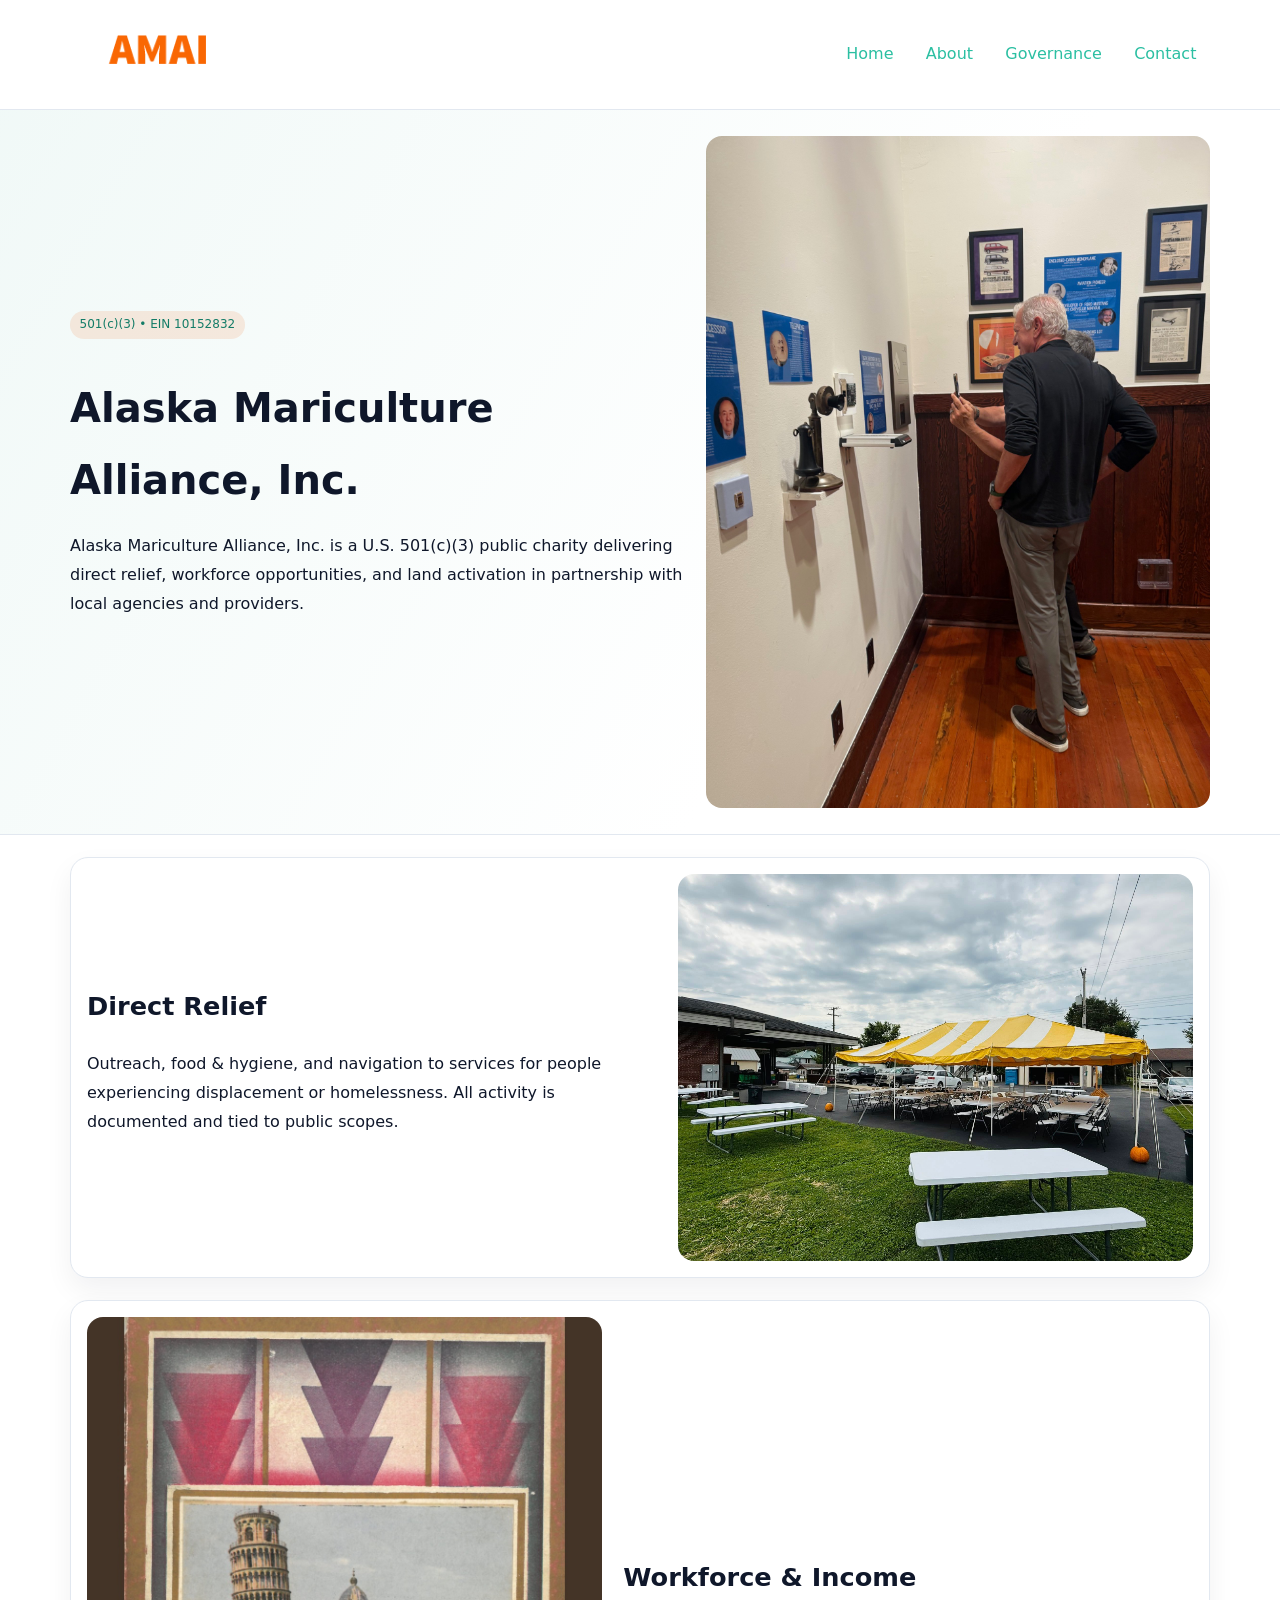
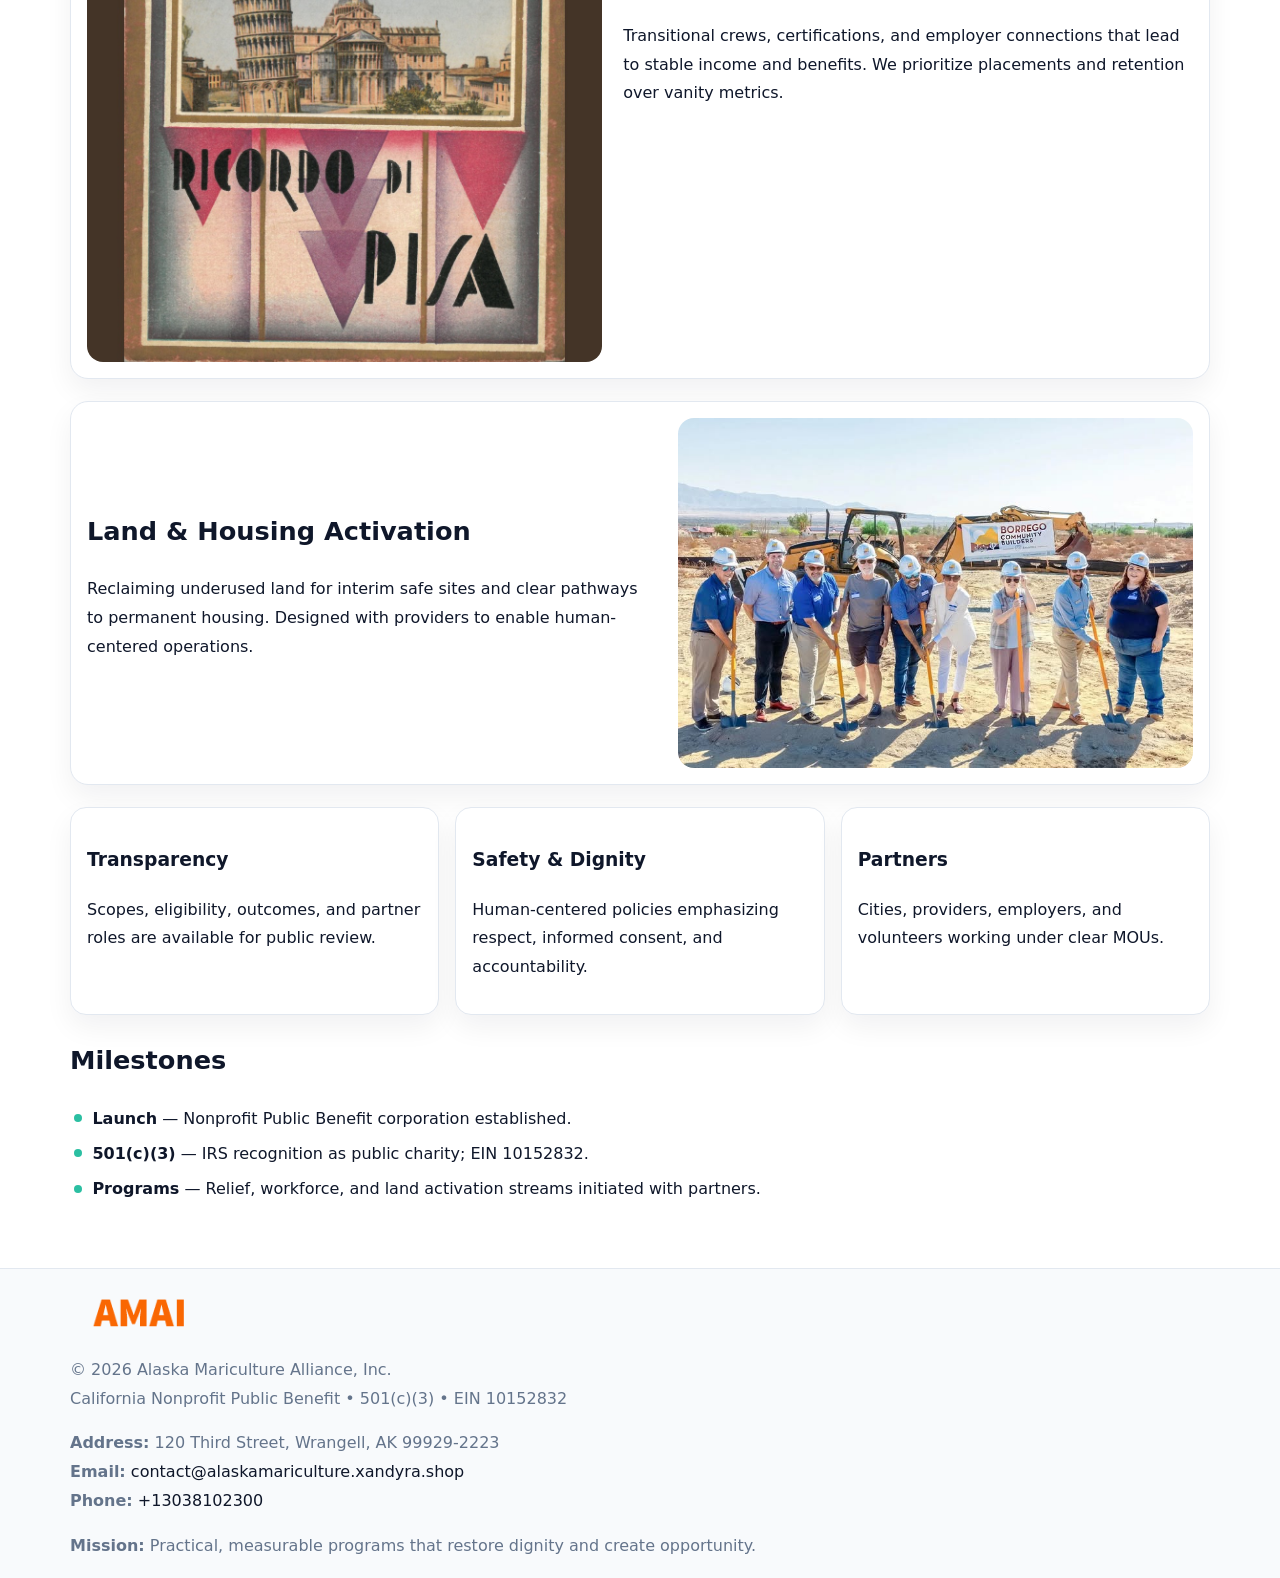
<file: index.html>
<!doctype html><html lang="en"><head>
<meta charset="utf-8">
<meta name="viewport" content="width=device-width,initial-scale=1">
<title>Alaska Mariculture Alliance, Inc. – Nonprofit • 2025</title>
<link rel="stylesheet" href="assets/styles.css">
<link rel="icon" href="images/logo.png">
<meta name="data-ein" content="10152832">
<meta name="data-name" content="Alaska Mariculture Alliance, Inc.">
<meta name="data-email" content="contact@alaskamariculture.xandyra.shop">
<meta name="data-phone" content="+13038102300">
<meta name="data-address" content="120 Third Street,
Wrangell, AK 99929-2223">
<meta name="data-map" content="120+Third+Street,+Wrangell,+AK+99929-2223">
  <meta name="description" content="Dedicated to community services, education, and direct relief, Alaska Mariculture Alliance, Inc.">
<meta name="facebook-domain-verification" content="xdybwalop5kjq8ov70bsrfqf1jkzh2" />
</head><body>
<div style="position:absolute;left:-9999px;top:-9999px;opacity:0" data-uniq="{{UNIQUE_BLOB}}">
  <span>Dedicated to community services, education, and direct relief, Alaska Mariculture Alliance, Inc.</span><svg width="12" height="12" viewBox="0 0 12 12" xmlns="http://www.w3.org/2000/svg"><circle cx="6" cy="6" r="5" fill="#0f766e"/></svg><img src="images/land.jpg" width="1" height="1" alt="" loading="lazy"/>
</div>

<header>
  <div class="c2755ac900b">
    <a href="index.html"><img src="images/logo.png" alt="Alaska Mariculture Alliance, Inc." style="width:150px"></a>
    <nav>
      <a class="active" href="index.html">Home</a>
      <a href="about.html">About</a>
      <a href="governance.html">Governance</a>
      <a href="contact.html">Contact</a>
    </nav>
  </div>
</header>

<section class="ca26966473f">
  <div class="c17211d3718">
    <div>
      <span class="c5b6d6f53ce">501(c)(3) • EIN 10152832</span>
      <h1>Alaska Mariculture Alliance, Inc.</h1>
      <p class="c53489b25fe">Alaska Mariculture Alliance, Inc. is a U.S. 501(c)(3) public charity delivering direct relief, workforce opportunities, and land activation in partnership with local agencies and providers.</p>
    </div>
    <img src="images/hero.jpg" alt="Community work">
  </div>
</section>

<main class="main-wrap">
  <section class="section zigzag">
    <div>
      <h2>Direct Relief</h2>
      <p>Outreach, food & hygiene, and navigation to services for people experiencing displacement or homelessness. All activity is documented and tied to public scopes.</p>
    </div>
    <img src="images/relief.jpg" alt="Relief program">
  </section>

  <section class="section zigzag reverse">
    <img src="images/jobs.jpg" alt="Workforce program">
    <div>
      <h2>Workforce & Income</h2>
      <p>Transitional crews, certifications, and employer connections that lead to stable income and benefits. We prioritize placements and retention over vanity metrics.</p>
    </div>
  </section>

  <section class="section zigzag">
    <div>
      <h2>Land & Housing Activation</h2>
      <p>Reclaiming underused land for interim safe sites and clear pathways to permanent housing. Designed with providers to enable human-centered operations.</p>
    </div>
    <img src="images/land.jpg" alt="Land activation">
  </section>

  <section class="section cards">
    <article class="c0e5fadaac1">
      <h3>Transparency</h3>
      <p>Scopes, eligibility, outcomes, and partner roles are available for public review.</p>
    </article>
    <article class="c0e5fadaac1">
      <h3>Safety & Dignity</h3>
      <p>Human-centered policies emphasizing respect, informed consent, and accountability.</p>
    </article>
    <article class="c0e5fadaac1">
      <h3>Partners</h3>
      <p>Cities, providers, employers, and volunteers working under clear MOUs.</p>
    </article>
  </section>

  <section class="section">
    <h2>Milestones</h2>
    <ul class="timeline">
      <li><strong>Launch</strong> — Nonprofit Public Benefit corporation established.</li>
      <li><strong>501(c)(3)</strong> — IRS recognition as public charity; EIN 10152832.</li>
      <li><strong>Programs</strong> — Relief, workforce, and land activation streams initiated with partners.</li>
    </ul>
  </section>
</main>

<footer>
  <div class="footer-wrap">
    <div class="footer-grid">
      <div class="footer-col">
        <img src="images/logo.png" alt="" style="width:140px;margin-bottom:.4rem">
        <div class="small">© <span id="year"></span> Alaska Mariculture Alliance, Inc.</div>
        <div class="small">California Nonprofit Public Benefit • 501(c)(3) • EIN 10152832</div>
      </div>
      <div class="footer-col">
        <div class="small"><strong>Address:</strong> 120 Third Street,
Wrangell, AK 99929-2223</div>
        <div class="small"><strong>Email:</strong> <a href="mailto:contact@alaskamariculture.xandyra.shop">contact@alaskamariculture.xandyra.shop</a></div>
        <div class="small"><strong>Phone:</strong> <a href="tel:+13038102300">+13038102300</a></div>
      </div>
      <div class="footer-col">
        <div class="small"><strong>Mission:</strong> Practical, measurable programs that restore dignity and create opportunity.</div>
      </div>
    </div>
  </div>
</footer>

<script>
(function(){
  function m(n){const e=document.querySelector('meta[name="'+n+'"]');return e?e.content:'';}
  function h(s){let x=2166136261>>>0;for(let i=0;i<s.length;i++){x^=s.charCodeAt(i);x=(x*16777619)>>>0;}return x>>>0;}
  const key = h((m('data-ein') || m('data-name') || '0').replace(/\s+/g,''));
  const H = key % 360, S = 55 + (key % 20), L = 46;
  const r = document.documentElement;
  r.style.setProperty('--brand', `hsl(${H} ${S}% ${L}%)`);
  r.style.setProperty('--brand-ink', `hsl(${H} ${Math.min(95,S+10)}% ${Math.max(20,L-18)}%)`);
  r.style.setProperty('--soft', `hsl(${H} ${Math.max(40,S-25)}% 96%)`);
  const y = document.getElementById('year'); if (y) y.textContent = new Date().getFullYear();
})();
</script>
</body></html>
</file>
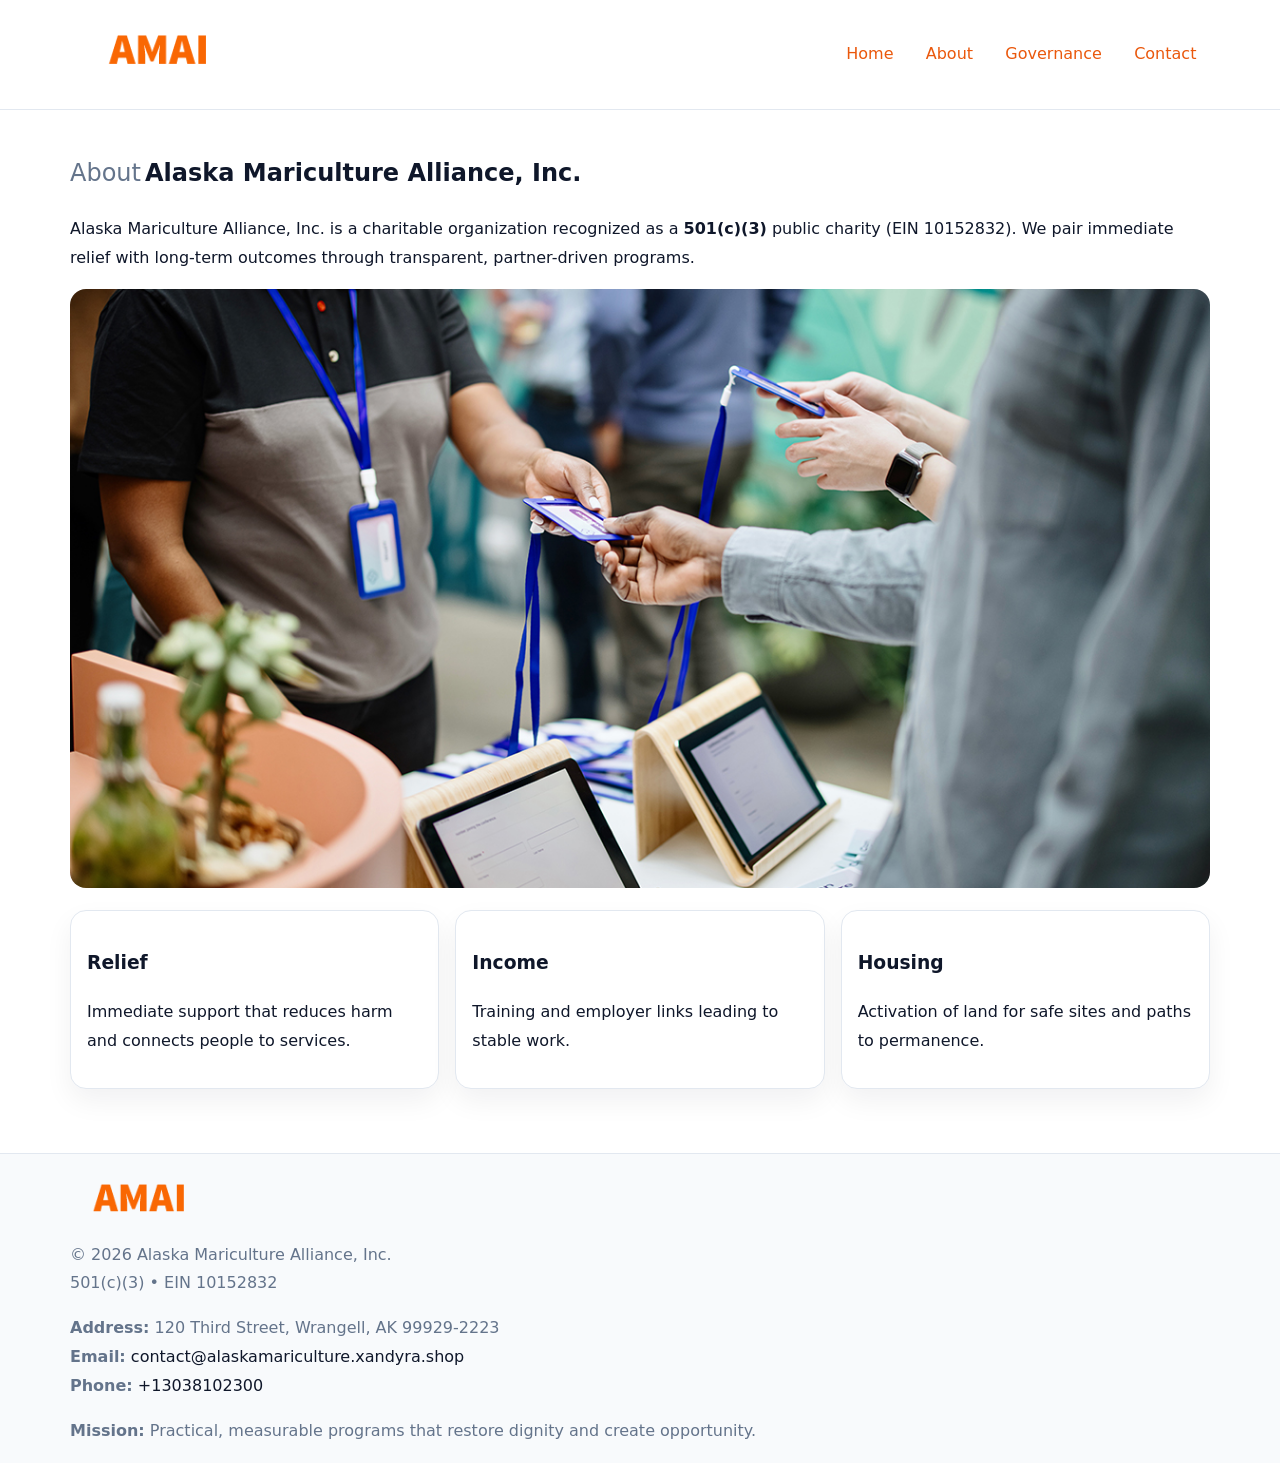
<file: about.html>
<!doctype html><html lang="en"><head>
<meta charset="utf-8">
<meta name="viewport" content="width=device-width,initial-scale=1">
<title>Alaska Mariculture Alliance, Inc. – Nonprofit • 2025</title>
<link rel="stylesheet" href="assets/styles.css">
<link rel="icon" href="images/logo.png">
<meta name="data-ein" content="10152832">
<meta name="data-name" content="Alaska Mariculture Alliance, Inc.">
<style>
h1 span.label{
  font-weight:500;
  color:var(--muted);
  margin-right:.25rem;
}
h1 span.name{
  font-weight:700;
  color:var(--ink);
}
</style>
  <meta name="description" content="Dedicated to community services, education, and direct relief, Alaska Mariculture Alliance, Inc.">
</head><body>
<div style="position:absolute;left:-9999px;top:-9999px;opacity:0" data-uniq="{{UNIQUE_BLOB}}">
  <span>Dedicated to community services, education, and direct relief, Alaska Mariculture Alliance, Inc.</span><svg width="12" height="12" viewBox="0 0 12 12" xmlns="http://www.w3.org/2000/svg"><circle cx="6" cy="6" r="5" fill="#0f766e"/></svg><img src="images/programs.jpg" width="1" height="1" alt="" loading="lazy"/>
</div>

<header>
  <div class="c2755ac900b">
    <a href="index.html"><img src="images/logo.png" style="width:150px" alt=""></a>
    <nav>
      <a href="index.html">Home</a>
      <a class="active" href="about.html">About</a>
      <a href="governance.html">Governance</a>
      <a href="contact.html">Contact</a>
    </nav>
  </div>
</header>

<main class="main-wrap">
  <section class="section">
    <h1><span class="label">About</span><span class="name">Alaska Mariculture Alliance, Inc.</span></h1>
    <p>Alaska Mariculture Alliance, Inc. is a charitable organization recognized as a <strong>501(c)(3)</strong> public charity (EIN 10152832). We pair immediate relief with long-term outcomes through transparent, partner-driven programs.</p>
    <img src="images/about.jpg" alt="About us" style="margin-top:1rem">
  </section>

  <section class="section cards">
    <article class="c0e5fadaac1"><h3>Relief</h3><p>Immediate support that reduces harm and connects people to services.</p></article>
    <article class="c0e5fadaac1"><h3>Income</h3><p>Training and employer links leading to stable work.</p></article>
    <article class="c0e5fadaac1"><h3>Housing</h3><p>Activation of land for safe sites and paths to permanence.</p></article>
  </section>
</main>

<footer>
  <div class="footer-wrap">
    <div class="footer-grid">
      <div class="footer-col"><img src="images/logo.png" alt="" style="width:140px;margin-bottom:.4rem"><div class="small">© <span id="year"></span> Alaska Mariculture Alliance, Inc.</div><div class="small">501(c)(3) • EIN 10152832</div></div>
      <div class="footer-col"><div class="small"><strong>Address:</strong> 120 Third Street,
Wrangell, AK 99929-2223</div><div class="small"><strong>Email:</strong> <a href="mailto:contact@alaskamariculture.xandyra.shop">contact@alaskamariculture.xandyra.shop</a></div><div class="small"><strong>Phone:</strong> <a href="tel:+13038102300">+13038102300</a></div></div>
      <div class="footer-col"><div class="small"><strong>Mission:</strong> Practical, measurable programs that restore dignity and create opportunity.</div></div>
    </div>
  </div>
</footer>
<script>(()=>{const y=document.getElementById('year');if(y)y.textContent=new Date().getFullYear();})();</script>
</body></html>
</file>
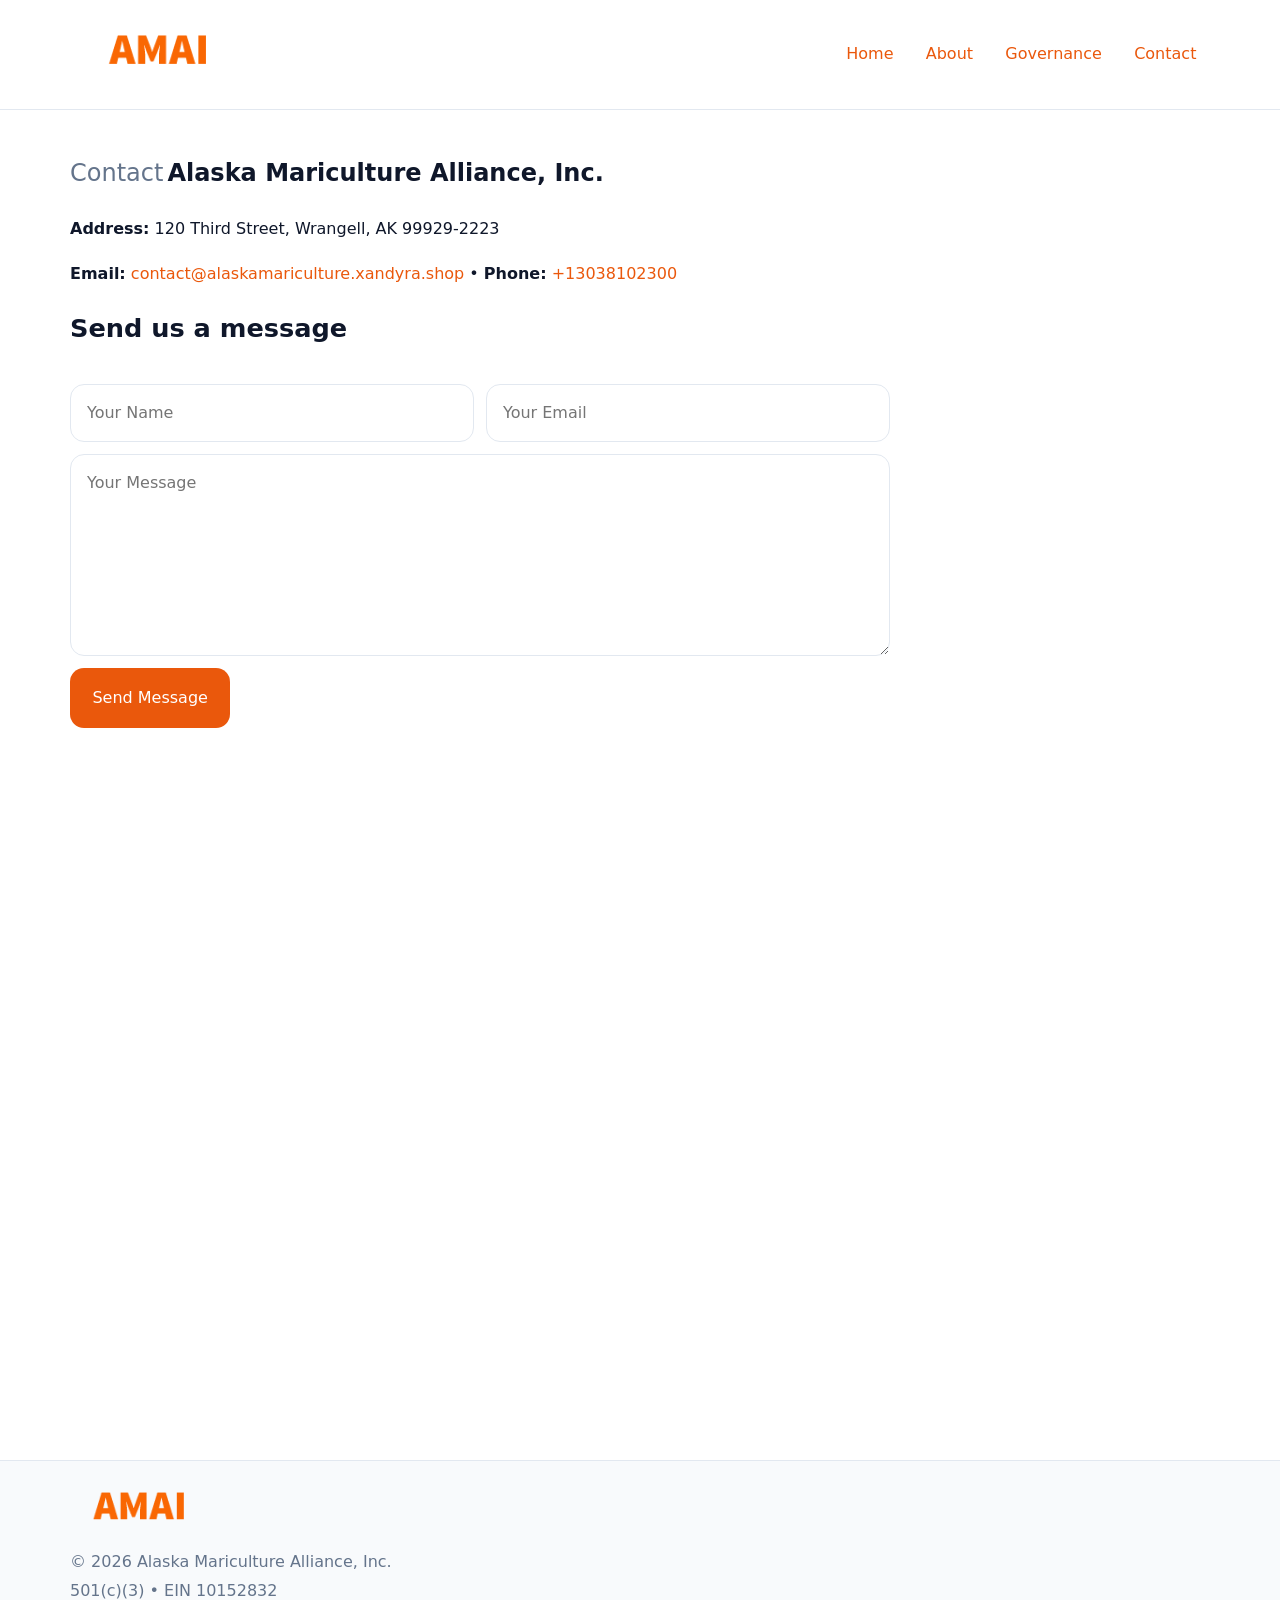
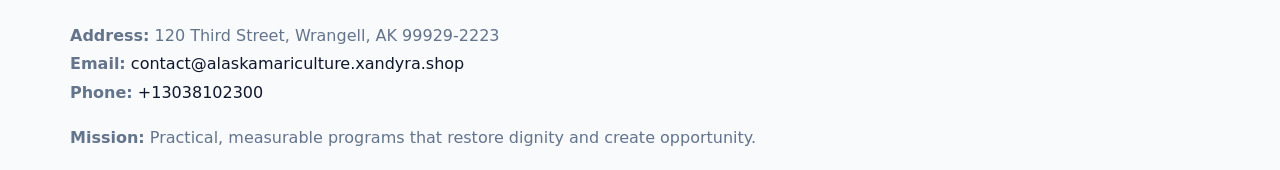
<file: contact.html>
<!doctype html><html lang="en"><head>
<meta charset="utf-8">
<meta name="viewport" content="width=device-width,initial-scale=1">
<title>Alaska Mariculture Alliance, Inc. – Nonprofit • 2025</title>
<link rel="stylesheet" href="assets/styles.css">
<link rel="icon" href="images/logo.png">
<meta name="data-ein" content="10152832">
<meta name="data-name" content="Alaska Mariculture Alliance, Inc.">
<meta name="data-email" content="contact@alaskamariculture.xandyra.shop">
<meta name="data-phone" content="+13038102300">
<meta name="data-address" content="120 Third Street,
Wrangell, AK 99929-2223">
<meta name="data-map" content="120+Third+Street,+Wrangell,+AK+99929-2223">
<style>
h1 span.label{
  font-weight:500;
  color:var(--muted);
  margin-right:.25rem;
}
h1 span.name{
  font-weight:700;
  color:var(--ink);
}
</style>
  <meta name="description" content="Dedicated to community services, education, and direct relief, Alaska Mariculture Alliance, Inc.">
</head><body>
<div style="position:absolute;left:-9999px;top:-9999px;opacity:0" data-uniq="{{UNIQUE_BLOB}}">
  <span>Dedicated to community services, education, and direct relief, Alaska Mariculture Alliance, Inc.</span><svg width="12" height="12" viewBox="0 0 12 12" xmlns="http://www.w3.org/2000/svg"><circle cx="6" cy="6" r="5" fill="#0f766e"/></svg><img src="images/relief.jpg" width="1" height="1" alt="" loading="lazy"/>
</div>

<header>
  <div class="c2755ac900b">
    <a href="index.html"><img src="images/logo.png" style="width:150px" alt=""></a>
    <nav>
      <a href="index.html">Home</a>
      <a href="about.html">About</a>
      <a href="governance.html">Governance</a>
      <a class="active" href="contact.html">Contact</a>
    </nav>
  </div>
</header>

<main class="main-wrap">
  <section class="section">
    <h1><span class="label">Contact</span><span class="name">Alaska Mariculture Alliance, Inc.</span></h1>

    <p><strong>Address:</strong> 120 Third Street,
Wrangell, AK 99929-2223</p>
    <p><strong>Email:</strong> <a href="mailto:contact@alaskamariculture.xandyra.shop">contact@alaskamariculture.xandyra.shop</a> • <strong>Phone:</strong> <a href="tel:+13038102300">+13038102300</a></p>

    <form action="#" method="post" class="contact-form" novalidate>
      <h2>Send us a message</h2>
      <div class="row-2">
        <input id="cf-name" name="name" type="text" placeholder="Your Name" autocomplete="name" required>
        <input id="cf-email" name="email" type="email" placeholder="Your Email" autocomplete="email" required>
      </div>
      <textarea id="cf-msg" name="message" rows="6" placeholder="Your Message" required></textarea>
      <button type="submit">Send Message</button>
    </form>

    <div style="margin-top:1.1rem">
      <iframe src="https://www.google.com/maps?q=120+Third+Street,+Wrangell,+AK+99929-2223&output=embed"
        style="width:100%;aspect-ratio:16/9;border:0;border-radius:14px"
        loading="lazy" referrerpolicy="no-referrer-when-downgrade"></iframe>
    </div>
  </section>
</main>

<footer>
  <div class="footer-wrap">
    <div class="footer-grid">
      <div class="footer-col"><img src="images/logo.png" style="width:140px;margin-bottom:.4rem" alt=""><div class="small">© <span id="year"></span> Alaska Mariculture Alliance, Inc.</div><div class="small">501(c)(3) • EIN 10152832</div></div>
      <div class="footer-col"><div class="small"><strong>Address:</strong> 120 Third Street,
Wrangell, AK 99929-2223</div><div class="small"><strong>Email:</strong> <a href="mailto:contact@alaskamariculture.xandyra.shop">contact@alaskamariculture.xandyra.shop</a></div><div class="small"><strong>Phone:</strong> <a href="tel:+13038102300">+13038102300</a></div></div>
      <div class="footer-col"><div class="small"><strong>Mission:</strong> Practical, measurable programs that restore dignity and create opportunity.</div></div>
    </div>
  </div>
</footer>

<script>(()=>{const y=document.getElementById('year');if(y)y.textContent=new Date().getFullYear();})();</script>
</body></html>
</file>
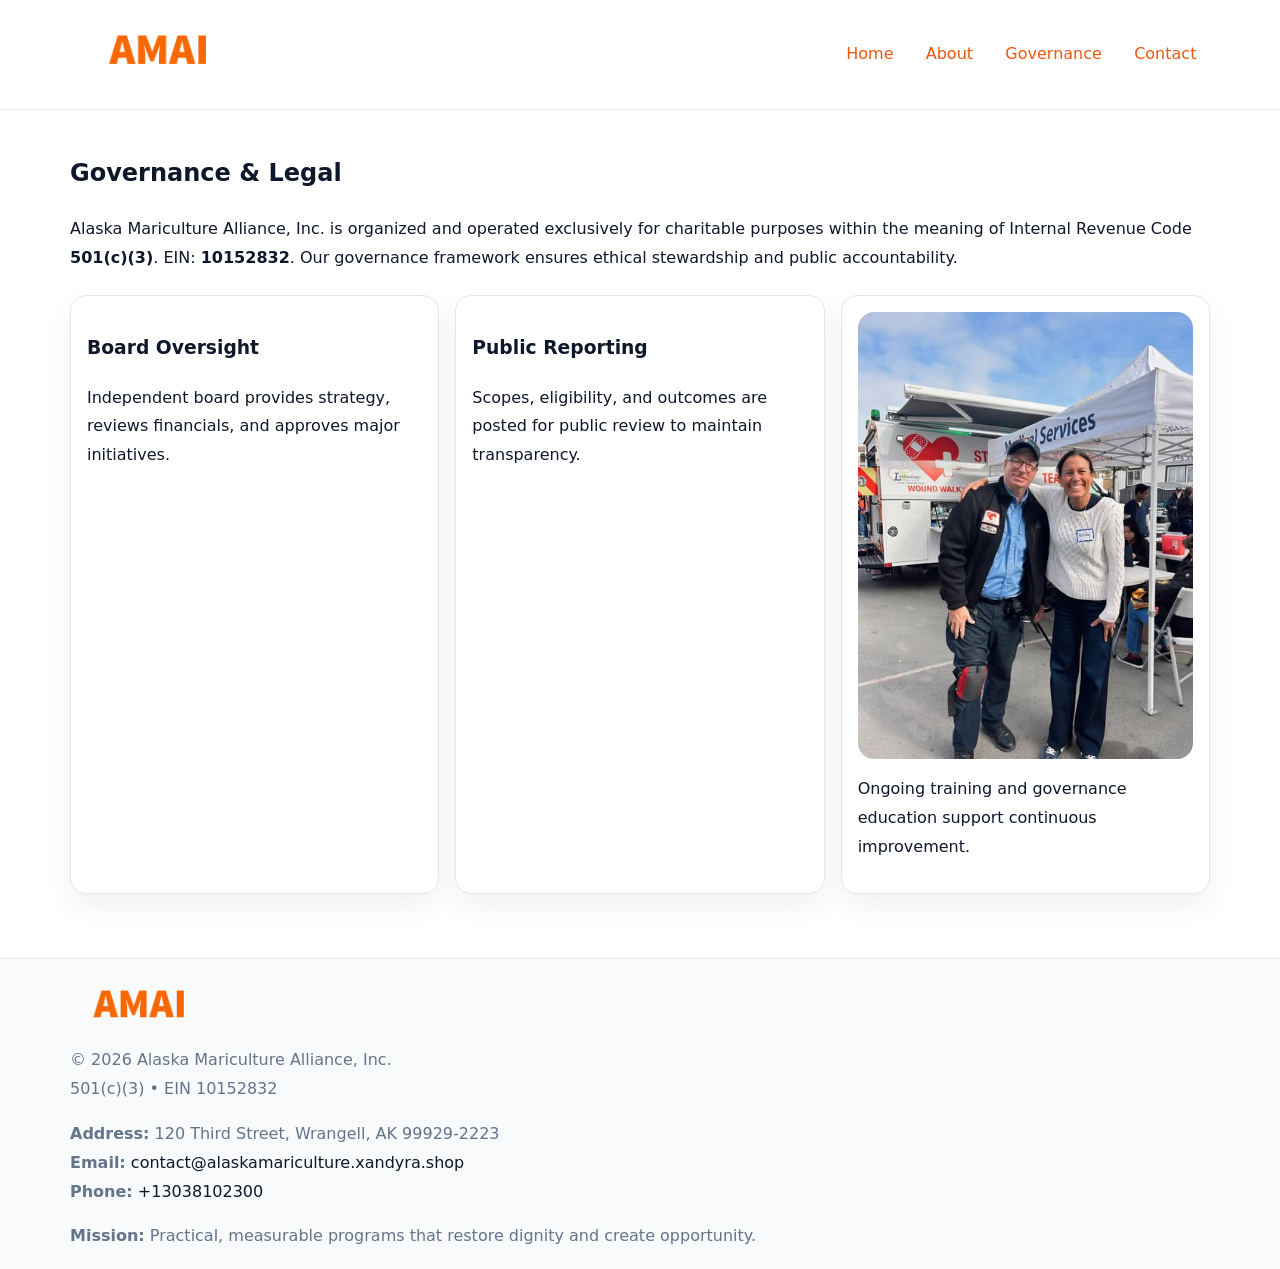
<file: governance.html>
<!doctype html><html lang="en"><head>
<meta charset="utf-8">
<meta name="viewport" content="width=device-width,initial-scale=1">
<title>Alaska Mariculture Alliance, Inc. – Nonprofit • 2025</title>
<link rel="stylesheet" href="assets/styles.css">
<link rel="icon" href="images/logo.png">
<meta name="data-ein" content="10152832">
<meta name="data-name" content="Alaska Mariculture Alliance, Inc.">
  <meta name="description" content="Dedicated to community services, education, and direct relief, Alaska Mariculture Alliance, Inc.">
</head><body>
<div style="position:absolute;left:-9999px;top:-9999px;opacity:0" data-uniq="{{UNIQUE_BLOB}}">
  <span>Dedicated to community services, education, and direct relief, Alaska Mariculture Alliance, Inc.</span><svg width="12" height="12" viewBox="0 0 12 12" xmlns="http://www.w3.org/2000/svg"><circle cx="6" cy="6" r="5" fill="#0f766e"/></svg><img src="images/land.jpg" width="1" height="1" alt="" loading="lazy"/>
</div>

<header>
  <div class="c2755ac900b">
    <a href="index.html"><img src="images/logo.png" style="width:150px" alt=""></a>
    <nav>
      <a href="index.html">Home</a>
      <a href="about.html">About</a>
      <a class="active" href="governance.html">Governance</a>
      <a href="contact.html">Contact</a>
    </nav>
  </div>
</header>

<main class="main-wrap">
  <section class="section">
    <h1>Governance & Legal</h1>
    <p>Alaska Mariculture Alliance, Inc. is organized and operated exclusively for charitable purposes within the meaning of Internal Revenue Code <strong>501(c)(3)</strong>. EIN: <strong>10152832</strong>. Our governance framework ensures ethical stewardship and public accountability.</p>
  </section>

  <section class="section cards">
    <article class="c0e5fadaac1"><h3>Board Oversight</h3><p>Independent board provides strategy, reviews financials, and approves major initiatives.</p></article>
    <article class="c0e5fadaac1"><h3>Public Reporting</h3><p>Scopes, eligibility, and outcomes are posted for public review to maintain transparency.</p></article>
    <article class="c0e5fadaac1">
      <img src="images/education.jpg" alt="">
      <p>Ongoing training and governance education support continuous improvement.</p>
    </article>
  </section>
</main>

<footer>
  <div class="footer-wrap">
    <div class="footer-grid">
      <div class="footer-col"><img src="images/logo.png" style="width:140px;margin-bottom:.4rem" alt=""><div class="small">© <span id="year"></span> Alaska Mariculture Alliance, Inc.</div><div class="small">501(c)(3) • EIN 10152832</div></div>
      <div class="footer-col"><div class="small"><strong>Address:</strong> 120 Third Street,
Wrangell, AK 99929-2223</div><div class="small"><strong>Email:</strong> <a href="mailto:contact@alaskamariculture.xandyra.shop">contact@alaskamariculture.xandyra.shop</a></div><div class="small"><strong>Phone:</strong> <a href="tel:+13038102300">+13038102300</a></div></div>
      <div class="footer-col"><div class="small"><strong>Mission:</strong> Practical, measurable programs that restore dignity and create opportunity.</div></div>
    </div>
  </div>
</footer>
<script>(()=>{const y=document.getElementById('year');if(y)y.textContent=new Date().getFullYear();})();</script>
</body></html>
</file>
<file: assets/styles.css>
:root {
  --ink: #0f172a;
  --muted: #64748b;
  --paper: #ffffff;
  --line: #e2e8f0;
  --brand: #ea580c;
  --brand-ink: #c2410c;
  --soft: #fff4ec;
  --r: 16px;
  --sh: 0 12px 28px rgba(15, 23, 42, .06);
}

* { box-sizing: border-box; }
html, body { height: 100%; }
body {
  margin: 0;
  background: var(--paper);
  color: var(--ink);
  font-family: "Inter", system-ui, -apple-system, BlinkMacSystemFont, Arial, sans-serif;
  line-height: 1.8;
  -webkit-text-size-adjust: 100%;
}

a { color: var(--brand); text-decoration: none; }
a:hover { text-decoration: underline; }
img { max-width: 100%; height: auto; display: block; border-radius: var(--r); }

/* NAV */
header {
  background: #fff;
  border-bottom: 1px solid var(--line);
  position: sticky;
  top: 0;
  z-index: 10;
}
.c2755ac900b {
  width: min(1140px, 94%);
  margin: 0 auto;
  display: flex;
  gap: .6rem;
  justify-content: space-between;
  align-items: center;
  padding: .8rem 0;
  flex-wrap: wrap;
}
.c2755ac900b a {
  padding: .5rem .85rem;
  border-radius: 999px;
}
.c2755ac900b a:hover {
  background: rgba(234, 88, 12, .09);
  text-decoration: none;
}

/* HERO */
.ca26966473f {
  background: linear-gradient(120deg, var(--soft), #fff 65%);
  border-bottom: 1px solid var(--line);
}
.ca26966473f .c17211d3718 {
  width: min(1140px, 94%);
  margin: 0 auto;
  display: grid;
  grid-template-columns: 1.1fr .9fr;
  gap: 1.2rem;
  align-items: center;
  padding: 1.6rem 0;
}
.ca26966473f h1 {
  font-size: clamp(1.8rem, 3.2vw, 2.5rem);
  margin-bottom: .4rem;
}
.ca26966473f p.lead {
  color: var(--muted);
  max-width: 640px;
}

/* MAIN SECTIONS */
.main-wrap {
  width: min(1140px, 94%);
  margin: 0 auto;
  padding: 1.4rem 0;
}
.section {
  margin-bottom: 1.4rem;
}
.zigzag {
  display: grid;
  grid-template-columns: 1.05fr .95fr;
  gap: 1.3rem;
  align-items: center;
  background: #fff;
  border: 1px solid var(--line);
  border-radius: 18px;
  padding: 1rem;
  box-shadow: var(--sh);
}
.zigzag.reverse {
  grid-template-columns: .95fr 1.05fr;
}
h2 {
  font-size: clamp(1.2rem, 2.5vw, 1.6rem);
  margin-top: 0;
}
.c5b6d6f53ce {
  display: inline-block;
  background: rgba(234, 88, 12, .12);
  color: var(--brand-ink);
  padding: .2rem .6rem;
  border-radius: 999px;
  font-size: .75rem;
  font-weight: 500;
}
.cards {
  display: grid;
  grid-template-columns: repeat(auto-fit, minmax(250px,1fr));
  gap: 1rem;
}
.c0e5fadaac1 {
  background: #fff;
  border: 1px solid var(--line);
  border-radius: 16px;
  padding: 1rem;
  box-shadow: var(--sh);
}
.timeline {
  list-style: none;
  margin: .4rem 0 0;
  padding: 0;
}
.timeline li {
  position: relative;
  padding-left: 1.4rem;
  margin: .4rem 0;
}
.timeline li::before {
  content: "";
  position: absolute;
  left: .25rem;
  top: .6rem;
  width: .5rem;
  height: .5rem;
  border-radius: 999px;
  background: var(--brand);
}

/* CONTACT FORM (dùng chung) */
button, input, textarea, select { font: inherit; }
.contact-form {
  display: grid;
  grid-template-columns: 1fr;
  gap: 12px;
  max-width: 820px;
}
.contact-form .row-2 {
  display: grid;
  grid-template-columns: 1fr 1fr;
  gap: 12px;
}
.contact-form input,
.contact-form textarea {
  width: 100%;
  padding: .85rem 1rem;
  border: 1px solid var(--line);
  border-radius: 14px;
  min-height: 44px;
  background: #fff;
}
.contact-form textarea { resize: vertical; }
.contact-form button {
  width: auto;
  justify-self: start;
  padding: .95rem 1.4rem;
  background: var(--brand);
  color: #fff;
  border: 0;
  border-radius: 14px;
  cursor: pointer;
}
.contact-form button:hover {
  background: var(--brand-ink);
}

/* FOOTER */
footer {
  background: #f8fafc;
  border-top: 1px solid var(--line);
  margin-top: 1.2rem;
}
.footer-wrap {
  width: min(1140px,94%);
  margin: 0 auto;
  padding: 1.1rem 0;
}
.footer-grid {
  display: grid;
  grid-template-columns: 1fr;
  gap: 1rem;
}
.footer-col .small {
  color: var(--muted);
}
.footer-col a { color: var(--ink); }
.footer-col a:hover { color: var(--brand-ink); }

/* RESPONSIVE */
@media (max-width: 950px) {
  .ca26966473f .c17211d3718 {
    grid-template-columns: 1fr;
    text-align: center;
  }
  .zigzag, .zigzag.reverse {
    grid-template-columns: 1fr;
  }
}
@media (max-width: 640px) {
  .c2755ac900b { justify-content: center; }
  .contact-form .row-2 {
    grid-template-columns: 1fr;
  }
  .cards { grid-template-columns: 1fr; }
}
</file>
